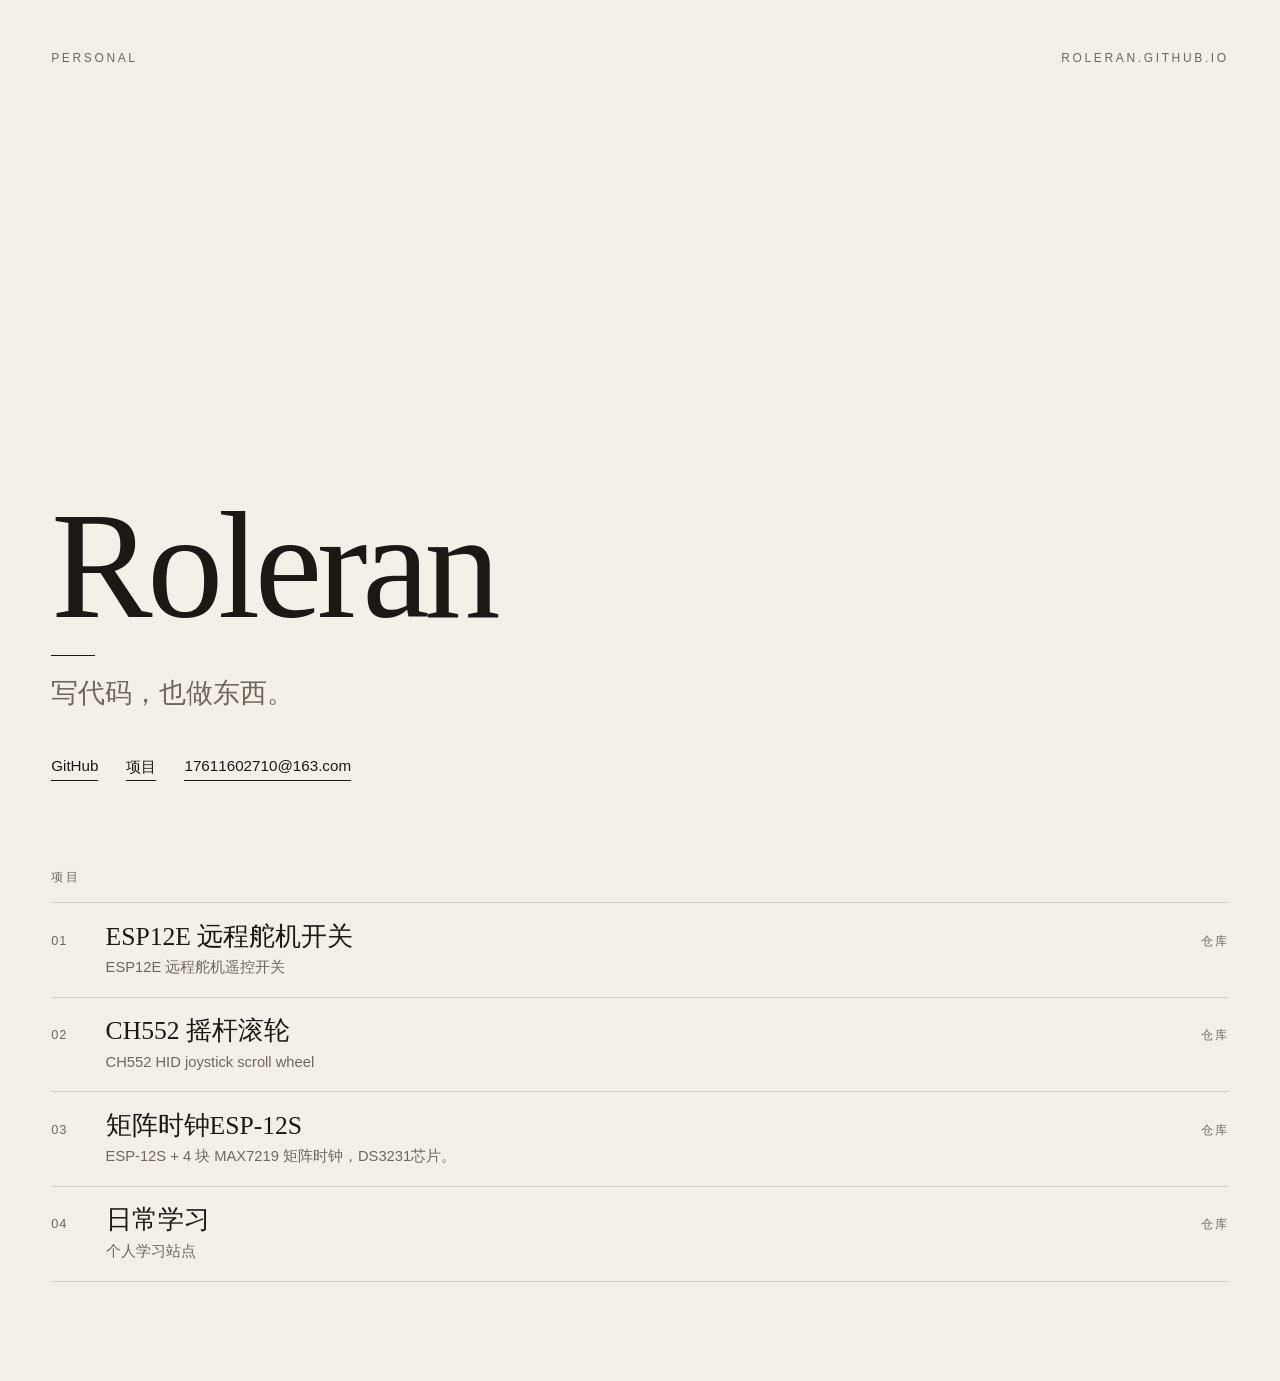
<file: index.html>
<!DOCTYPE html>
<html lang="zh-CN">
<head>
  <meta charset="utf-8">
  <meta name="viewport" content="width=device-width, initial-scale=1">
  <title>Roleran</title>
  <meta name="description" content="写代码，也做东西。">
  <link rel="stylesheet" href="css/site.css">
</head>
<body>
  <div class="page">
    <header class="mast">
      <p class="eyebrow">Personal</p>
      <p class="domain">roleran.github.io</p>
    </header>

    <main>
      <!-- 第一屏是名字。项目列表在下面，内容来自 projects.js。 -->
      <section class="hero">
        <h1>Roleran</h1>
        <div class="rule" aria-hidden="true"></div>
        <p class="lead">写代码，也做东西。</p>
        <footer class="links">
          <a href="https://github.com/Roleran">GitHub</a>
          <a href="#work">项目</a>
          <a href="mailto:17611602710@163.com">17611602710@163.com</a>
        </footer>
      </section>

      <section class="work" id="work">
        <h2>项目</h2>
        <ol class="project-list" id="project-list"></ol>
      </section>
    </main>
  </div>
  <script src="projects.js"></script>
  <script src="js/site.js"></script>
</body>
</html>
</file>
<file: css/site.css>
/* 编辑风首页：暖纸底、衬线名字、细线。不依赖外部字体，避免字体 CDN 打不开。 */

:root {
  --paper: #f4f0e8;
  --ink: #1c1915;
  --mute: #6f675e;
  --serif: "Iowan Old Style", "Palatino Linotype", Palatino, "Songti SC", "STSong", "Source Han Serif SC", "Noto Serif SC", serif;
  --sans: "Segoe UI", "PingFang SC", "Microsoft YaHei", sans-serif;
}

* {
  box-sizing: border-box;
}

html,
body {
  margin: 0;
  min-height: 100%;
}

body {
  color: var(--ink);
  background: var(--paper);
  color-scheme: light;
}

::selection {
  color: var(--paper);
  background: var(--ink);
}

.page {
  min-height: 100dvh;
  padding: clamp(1.5rem, 4vw, 4.25rem);
}

/* 页眉：左边气质标签，右边站点地址 */
.mast {
  display: flex;
  justify-content: space-between;
  align-items: baseline;
  gap: 1rem;
}

.eyebrow,
.domain {
  margin: 0;
  font-family: var(--sans);
  font-size: 0.75rem;
  letter-spacing: 0.22em;
  text-transform: uppercase;
  color: var(--mute);
}

/* 第一屏：名字靠下，上面留白 */
.hero {
  min-height: calc(100dvh - 7rem);
  display: flex;
  flex-direction: column;
  justify-content: flex-end;
  padding-bottom: clamp(2rem, 8vh, 4.5rem);
}

h1 {
  margin: 0;
  font-family: var(--serif);
  font-size: clamp(4.5rem, 14vw, 9.5rem);
  font-weight: 500;
  line-height: 0.88;
  letter-spacing: -0.035em;
}

.rule {
  width: 2.75rem;
  height: 1px;
  margin: 1.35rem 0 1.1rem;
  background: var(--ink);
}

.lead {
  margin: 0;
  max-width: 12em;
  font-family: var(--serif);
  font-size: clamp(1.25rem, 2.2vw, 1.7rem);
  line-height: 1.45;
  color: var(--mute);
}

.links {
  display: flex;
  flex-wrap: wrap;
  gap: 1.75rem;
  margin-top: 2.75rem;
}

/* 项目列表，内容来自 projects.js。 */
.work {
  padding: 1rem 0 3rem;
}

.work h2 {
  margin: 0;
  font-family: var(--sans);
  font-size: 0.75rem;
  font-weight: 500;
  letter-spacing: 0.22em;
  text-transform: uppercase;
  color: var(--mute);
}

.project-list {
  margin: 1rem 0 0;
  padding: 0;
  list-style: none;
}

.project-list li {
  border-top: 1px solid rgba(28, 25, 21, 0.16);
}

.project-list li:last-child {
  border-bottom: 1px solid rgba(28, 25, 21, 0.16);
}

.project-list a {
  display: grid;
  grid-template-columns: 2.4rem minmax(0, 1fr) auto;
  column-gap: 1rem;
  align-items: baseline;
  padding: 1.15rem 0;
  color: inherit;
  text-decoration: none;
}

.project-list .index,
.project-list .kind,
.project-list .note {
  font-family: var(--sans);
  color: var(--mute);
}

.project-list .index {
  font-size: 0.8rem;
  letter-spacing: 0.08em;
}

.project-list .body {
  display: flex;
  flex-direction: column;
  gap: 0.3rem;
  min-width: 0;
}

.project-list .title {
  font-family: var(--serif);
  font-size: clamp(1.35rem, 2vw, 1.85rem);
  line-height: 1.2;
}

.project-list .note {
  font-size: 0.92rem;
  line-height: 1.45;
}

.project-list .kind {
  font-size: 0.75rem;
  letter-spacing: 0.14em;
}

.project-list a:hover .title,
.project-list a:focus-visible .title {
  text-decoration: underline;
  text-underline-offset: 0.18em;
}

.project-list a:focus-visible {
  outline: 1px solid var(--ink);
  outline-offset: 4px;
}

.links a {
  font-family: var(--sans);
  font-size: 0.95rem;
  color: var(--ink);
  text-decoration: none;
  border-bottom: 1px solid var(--ink);
  padding-bottom: 0.12rem;
}

.links a:hover,
.links a:focus-visible {
  color: var(--mute);
  border-bottom-color: var(--mute);
}

.links a:focus-visible {
  outline: 1px solid var(--ink);
  outline-offset: 4px;
}

@media (max-width: 640px) {
  .eyebrow,
  .domain {
    letter-spacing: 0.06em;
    font-size: 0.68rem;
  }

  /* 窄屏改回小写，避免大写字距把域名切出屏幕 */
  .domain {
    letter-spacing: 0.02em;
    text-transform: none;
  }

  h1 {
    letter-spacing: -0.03em;
  }

  .project-list a {
    grid-template-columns: 2rem minmax(0, 1fr);
    row-gap: 0.35rem;
  }

  .project-list .kind {
    grid-column: 2;
    letter-spacing: 0.08em;
  }
}
</file>
